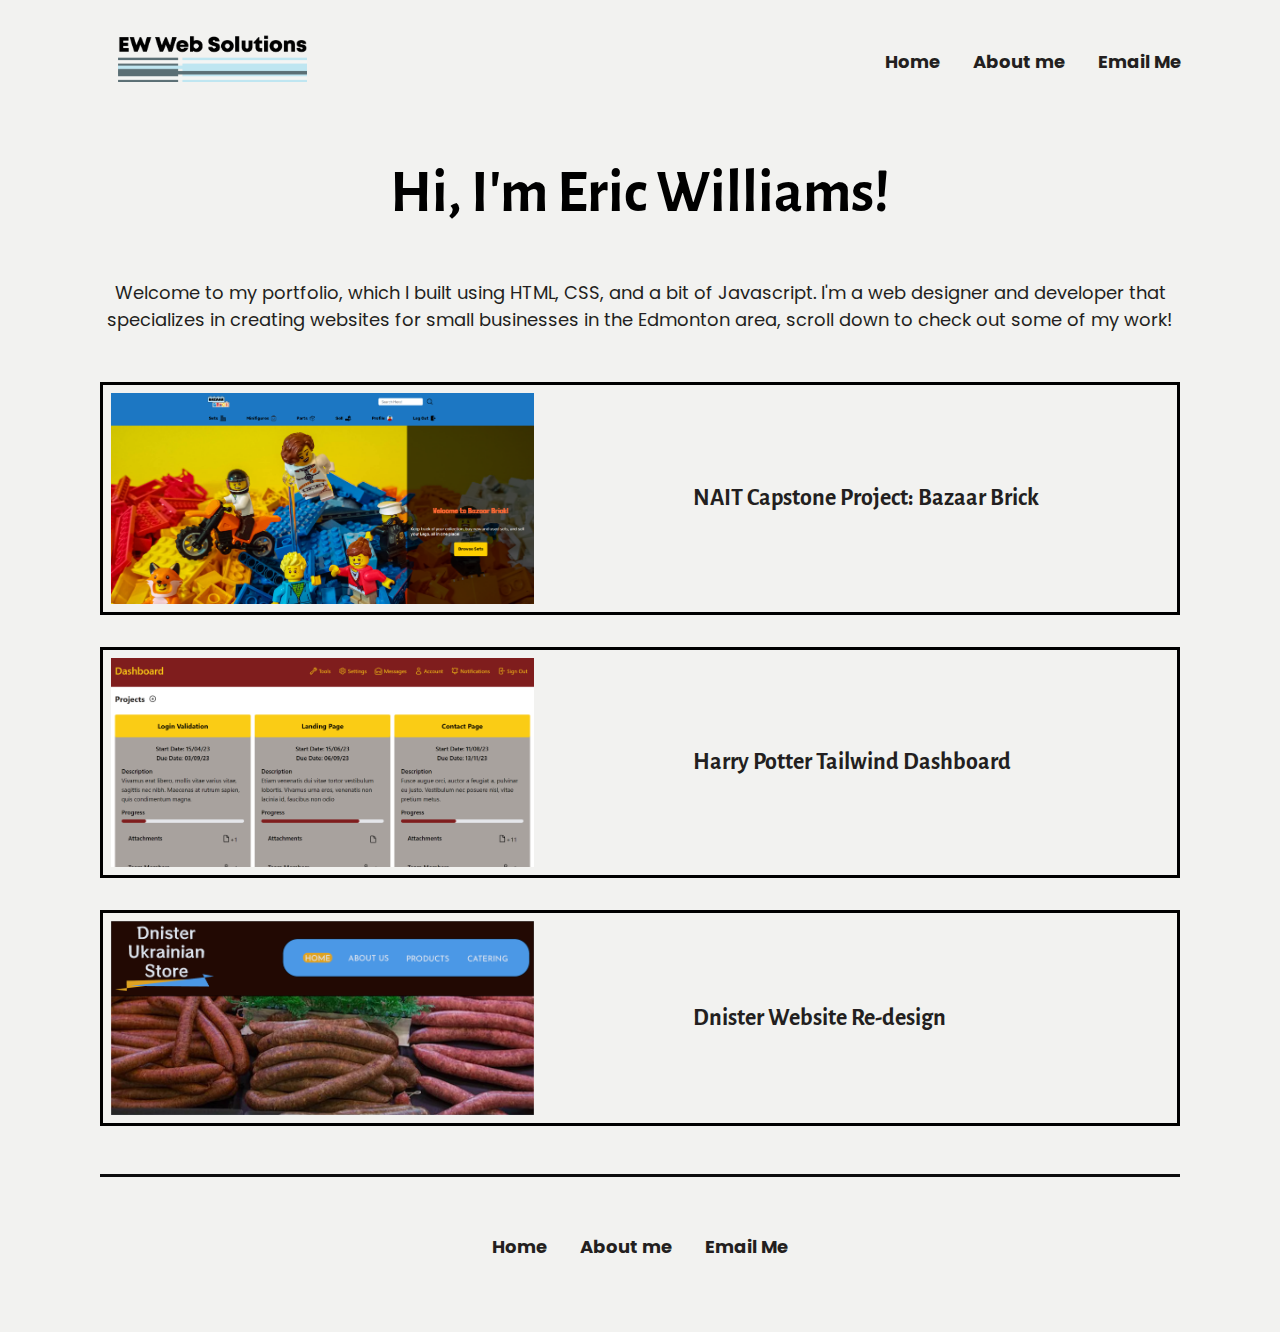
<file: erics-portfolio/index.html>
<!DOCTYPE html>
<html lang="en">
<head>
    <meta charset="UTF-8">
    <meta name="viewport" content="width=device-width, initial-scale=1.0">
    <title>EW Web Solutions</title>
    <link rel="stylesheet" href="css/style.css">
    <!-- google fonts -->
    <link rel="preconnect" href="https://fonts.googleapis.com">
    <link rel="preconnect" href="https://fonts.gstatic.com" crossorigin>
    <link href="https://fonts.googleapis.com/css2?family=Alegreya+Sans:wght@900&family=Poppins:wght@400;700&display=swap" rel="stylesheet">
    <!-- Favicon -->
    <link rel="icon" type="image/png" href="img/favicon-16x16.png" sizes="16x16" />
    <!-- Javascript -->
    <script src="js/main.js" defer></script>
</head>
<body>
    <header>
        <a href="index.html" class="logo"><img src="img/logo.png" alt="Eric Williams's Logo"></a>
        <nav class="navbar">
            <a href="index.html">Home</a>
            <a href="about.html">About me</a>
            <a href="mailto:ericw9968@gmail.com">Email Me</a>
        </nav>
        <div class="menu-toggle" onclick="toggleMenu()">
            <div class="bar"></div>
            <div class="bar"></div>
            <div class="bar"></div>
        </div>
    </header>
    

    <main>
        <h2>Hi, I'm Eric Williams!</h2>
        <p>Welcome to my portfolio, which I built using HTML, CSS, and a bit of Javascript. I'm a web designer and developer that specializes in creating websites for small businesses in the Edmonton area, scroll down to check out some of my work!</p>
        <section class="projects">
                <div class="card">
                    <a href="capstone.html">
                        <img src="img/bazaar-home.png" alt="Capstone Project snippet">
                        <h4>NAIT Capstone Project: Bazaar Brick</h4>
                    </a>
                </div>
                <div class="card">
                    <a href="harry-potter.html">
                        <img src="img/dashboard-snippet.png" alt="Harry potter dashboard snippet">
                        <h4>Harry Potter Tailwind Dashboard</h4>
                    </a>
                </div>
                <div class="card">
                    <a href="dnister.html">
                        <img src="img/dnister-snippet.png" alt="Dnister Website Re-design snippet">
                        <h4>Dnister Website Re-design</h4>
                    </a>
                </div>
        </section>
    </main>
    <footer>
        <nav>
            <a href="index.html">Home</a>
            <a href="about.html">About me</a>
            <a href="mailto:ericw9968@gmail.com">Email Me</a>
        </nav>
    </footer>
</body>
</html>
</file>
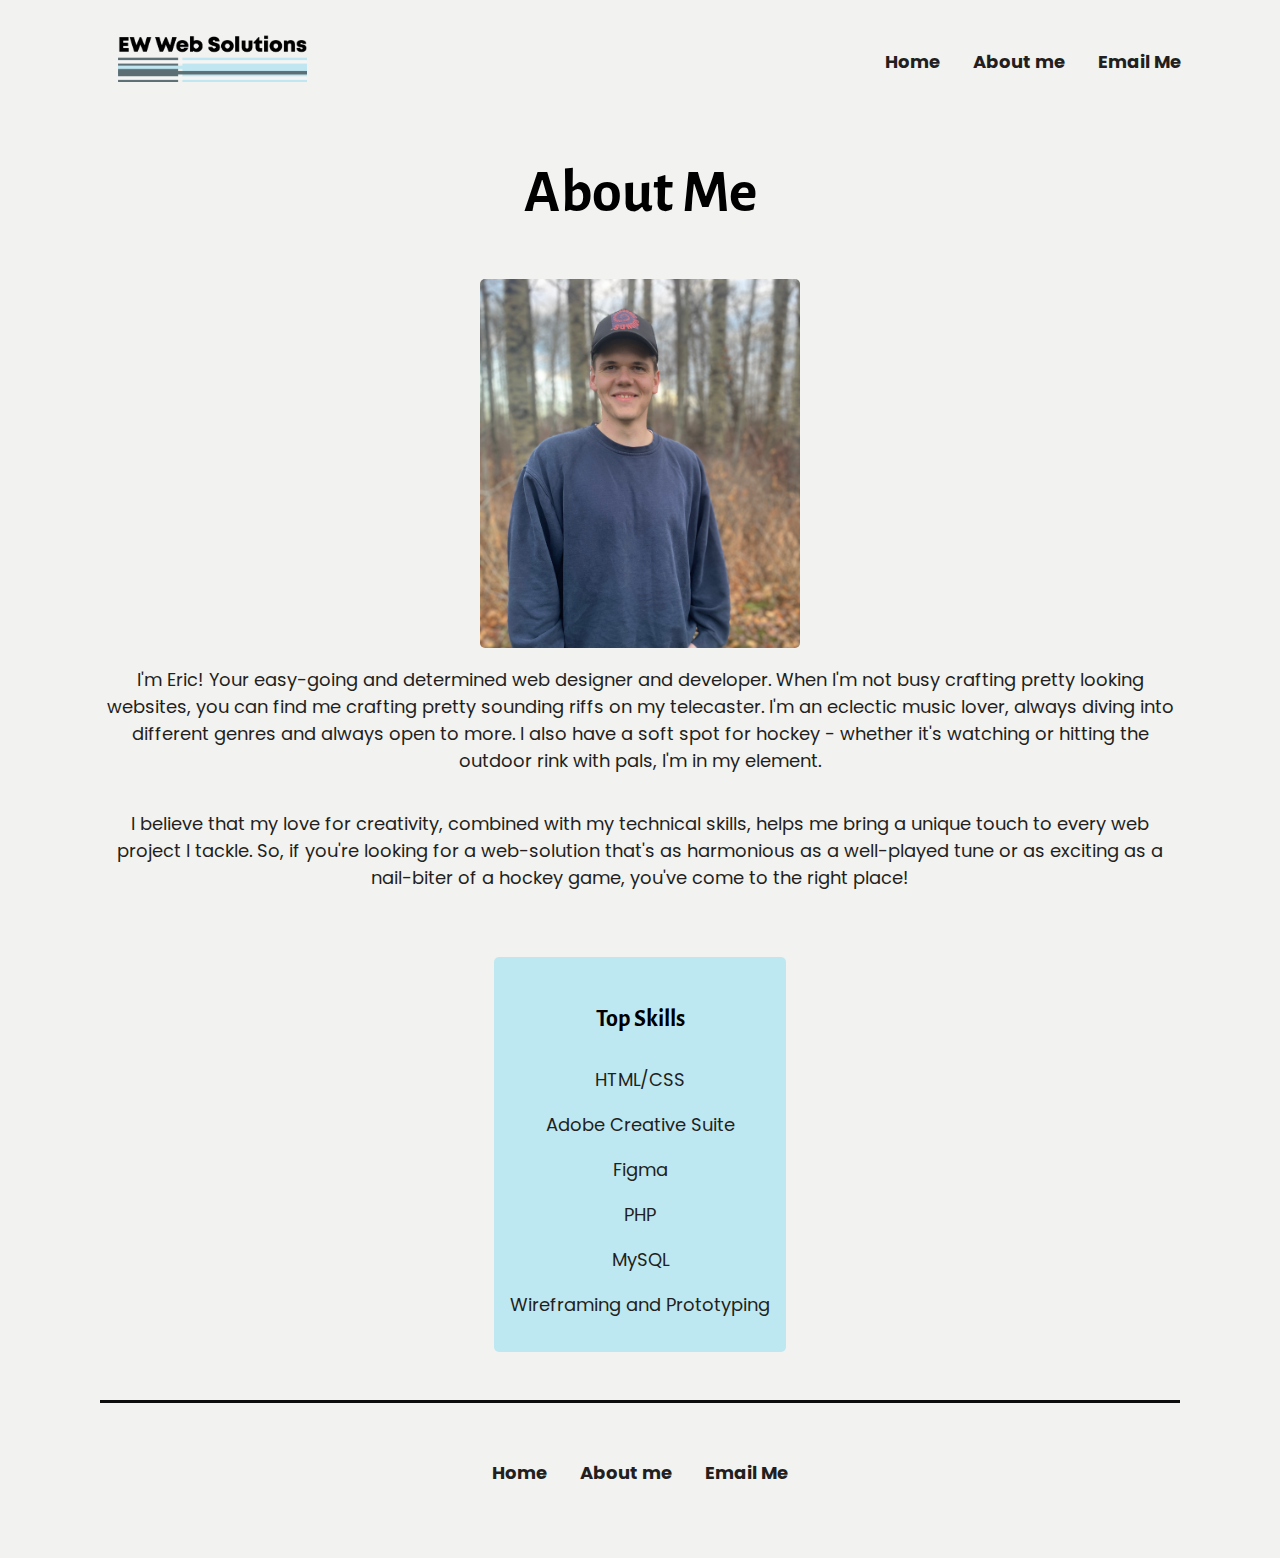
<file: erics-portfolio/about.html>
<!DOCTYPE html>
<html lang="en">
<head>
    <meta charset="UTF-8">
    <meta name="viewport" content="width=device-width, initial-scale=1.0">
    <title>About Me</title>
    <link rel="stylesheet" href="css/style.css">
    <!-- google fonts -->
    <link rel="preconnect" href="https://fonts.googleapis.com">
    <link rel="preconnect" href="https://fonts.gstatic.com" crossorigin>
    <link href="https://fonts.googleapis.com/css2?family=Alegreya+Sans:wght@900&family=Poppins:wght@400;700&display=swap" rel="stylesheet">
    <!-- Favicon -->
    <link rel="icon" type="image/png" href="img/favicon-16x16.png" sizes="16x16" />
    <!-- Javascript -->
    <script src="js/main.js" defer></script>
</head>
<body>
    <header>
        <a href="index.html" class="logo"><img src="img/logo.png" alt="Eric Williams's Logo"></a>
        <nav class="navbar">
            <a href="index.html">Home</a>
            <a href="about.html">About me</a>
            <a href="mailto:ericw9968@gmail.com">Email Me</a>
        </nav>
        <div class="menu-toggle" onclick="toggleMenu()">
            <div class="bar"></div>
            <div class="bar"></div>
            <div class="bar"></div>
        </div>
    </header>
    <main>
        <h2>About Me</h2>
        <section class="about">
                <img src="img/me.jpg" alt="A picture of Eric">
                <p>I'm Eric! Your easy-going and determined web designer and developer. When I'm not busy crafting pretty looking websites, you can find me crafting pretty sounding riffs on my telecaster. I'm an eclectic music lover, always diving into different genres and always open to more. I also have a soft spot for hockey - whether it's watching or hitting the outdoor rink with pals, I'm in my element. </p>
            <p>I believe that my love for creativity, combined with my technical skills, helps me bring a unique touch to every web project I tackle. So, if you're looking for a web-solution that's as harmonious as a well-played tune or as exciting as a nail-biter of a hockey game, you've come to the right place!</p>
                <div class="skills">
                    <h4>Top Skills</h4>
                    <p>HTML/CSS</p>
                    <p>Adobe Creative Suite</p>
                    <p>Figma</p>
                    <p>PHP</p>
                    <p>MySQL</p>
                    <p>Wireframing and Prototyping</p>
                </div>
        </section>
    </main>
    <footer>
        <nav>
            <a href="index.html">Home</a>
            <a href="about.html">About me</a>
            <a href="mailto:ericw9968@gmail.com">Email Me</a>
        </nav>
    </footer>
</body>
</html>
</file>
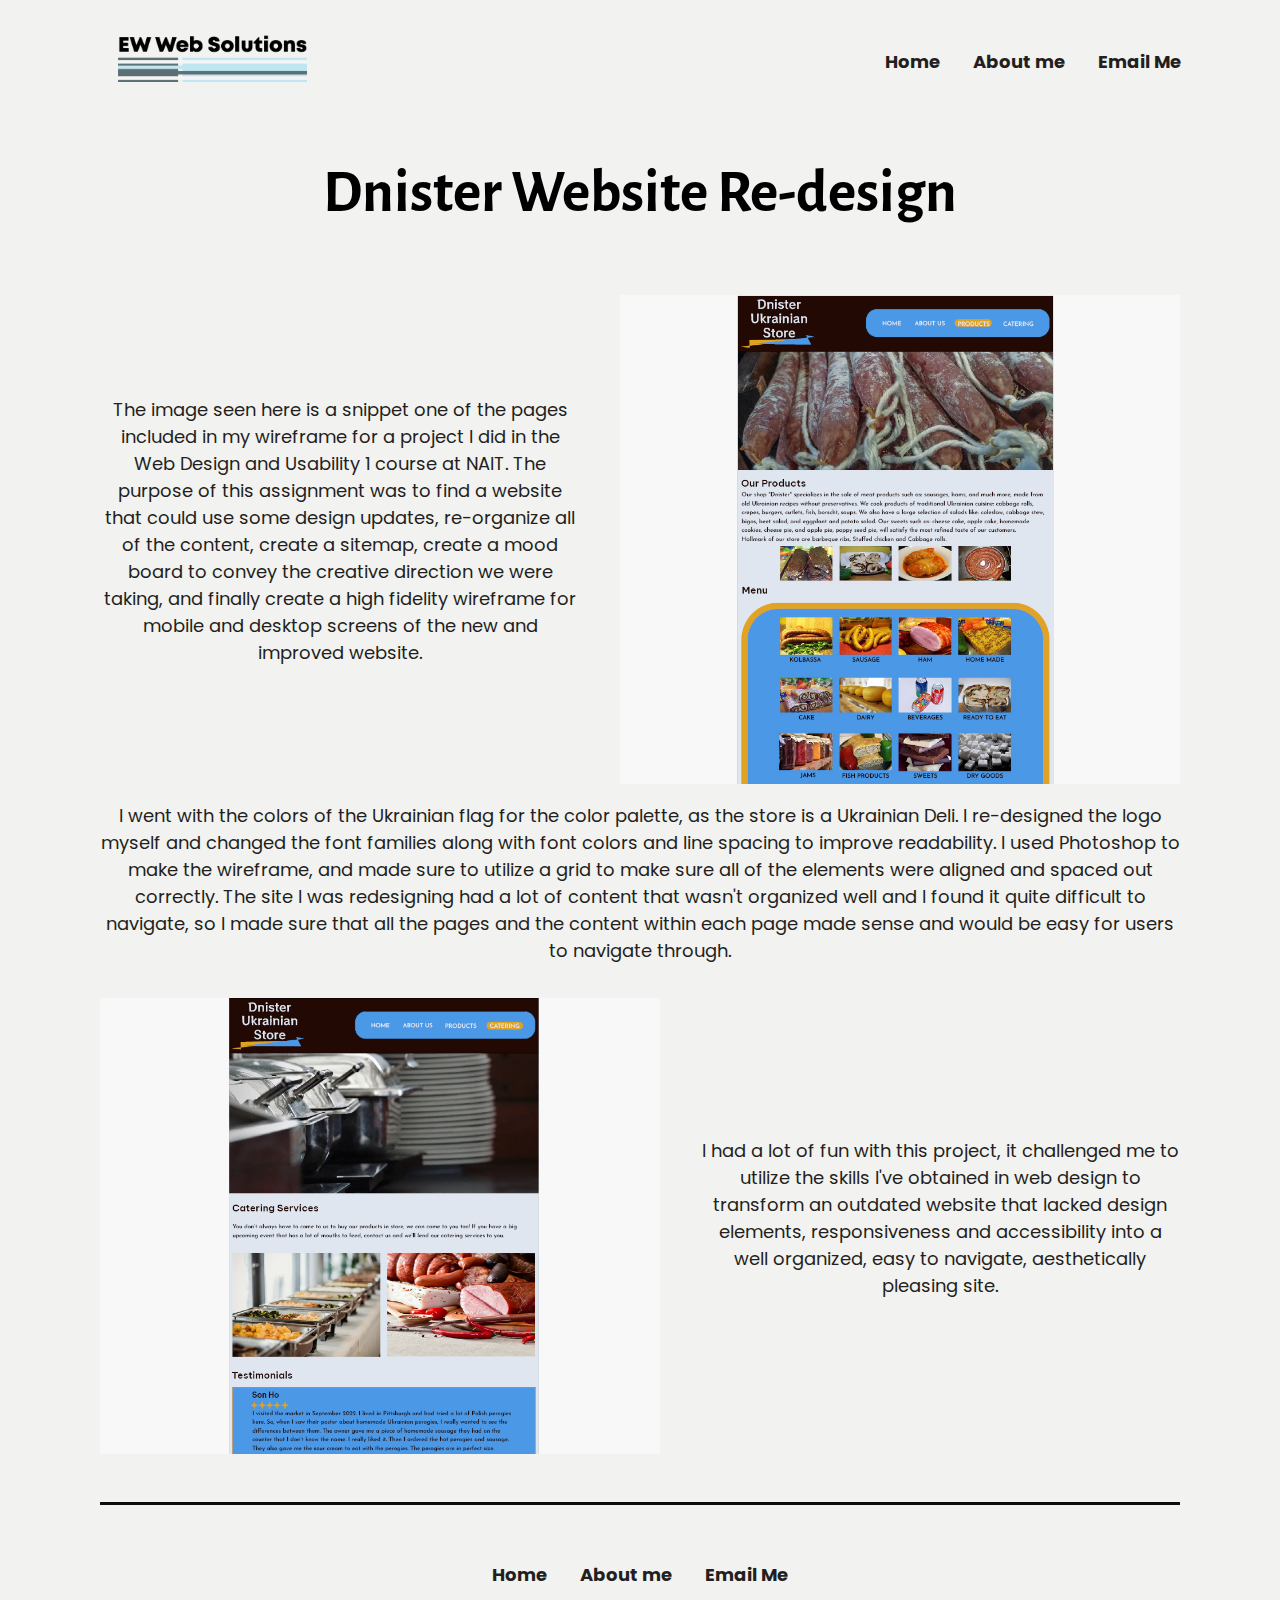
<file: erics-portfolio/dnister.html>
<!DOCTYPE html>
<html lang="en">
<head>
    <meta charset="UTF-8">
    <meta name="viewport" content="width=device-width, initial-scale=1.0">
    <title>Website Re-design</title>
    <link rel="stylesheet" href="css/style.css">
    <!-- google fonts -->
    <link rel="preconnect" href="https://fonts.googleapis.com">
    <link rel="preconnect" href="https://fonts.gstatic.com" crossorigin>
    <link href="https://fonts.googleapis.com/css2?family=Alegreya+Sans:wght@900&family=Poppins:wght@400;700&display=swap" rel="stylesheet">
    <!-- Favicon -->
    <link rel="icon" type="image/png" href="img/favicon-16x16.png" sizes="16x16" />
    <!-- Javascript -->
    <script src="js/main.js" defer></script>
</head>
<body>
    <header>
        <a href="index.html" class="logo"><img src="img/logo.png" alt="Eric Williams's Logo"></a>
        <nav class="navbar">
            <a href="index.html">Home</a>
            <a href="about.html">About me</a>
            <a href="mailto:ericw9968@gmail.com">Email Me</a>
        </nav>
        <div class="menu-toggle" onclick="toggleMenu()">
            <div class="bar"></div>
            <div class="bar"></div>
            <div class="bar"></div>
        </div>
    </header>
    <main>
        <section class="project-view">
            <h2>Dnister Website Re-design</h2>
            <div class="flex">
                <p>The image seen here is a snippet one of the pages included in my wireframe for a project I did in the Web Design and Usability 1 course at NAIT. The purpose of this assignment was to find a website that could use some design updates, re-organize all of the content, create a sitemap, create a mood board to convey the creative direction we were taking, and finally create a high fidelity wireframe for mobile and desktop screens of the new and improved website.</p>
                <img src="img/dnister-menu.png" alt="screenshot of dnister menu page">
            </div>
            <div>
                <p>I went with the colors of the Ukrainian flag for the color palette, as the store is a Ukrainian Deli. I re-designed the logo myself and changed the font families along with font colors and line spacing to improve readability. I used Photoshop to make the wireframe, and made sure to utilize a grid to make sure all of the elements were aligned and spaced out correctly. The site I was redesigning had a lot of content that wasn't organized well and I found it quite difficult to navigate, so I made sure that all the pages and the content within each page made sense and would be easy for users to navigate through. </p>
            </div>
            <div class="flex">
                <img src="img/dnister-testimonials.png" alt="screenshot of dnister testimonials and catering page">
                <p>I had a lot of fun with this project, it challenged me to utilize the skills I've obtained in web design to transform an outdated website that lacked design elements, responsiveness and accessibility into a well organized, easy to navigate, aesthetically pleasing site. </p>
            </div>
        </section>
    </main>
    <footer>
        <nav>
            <a href="index.html">Home</a>
            <a href="about.html">About me</a>
            <a href="mailto:ericw9968@gmail.com">Email Me</a>
        </nav>
    </footer>
</body>
</html>
</file>
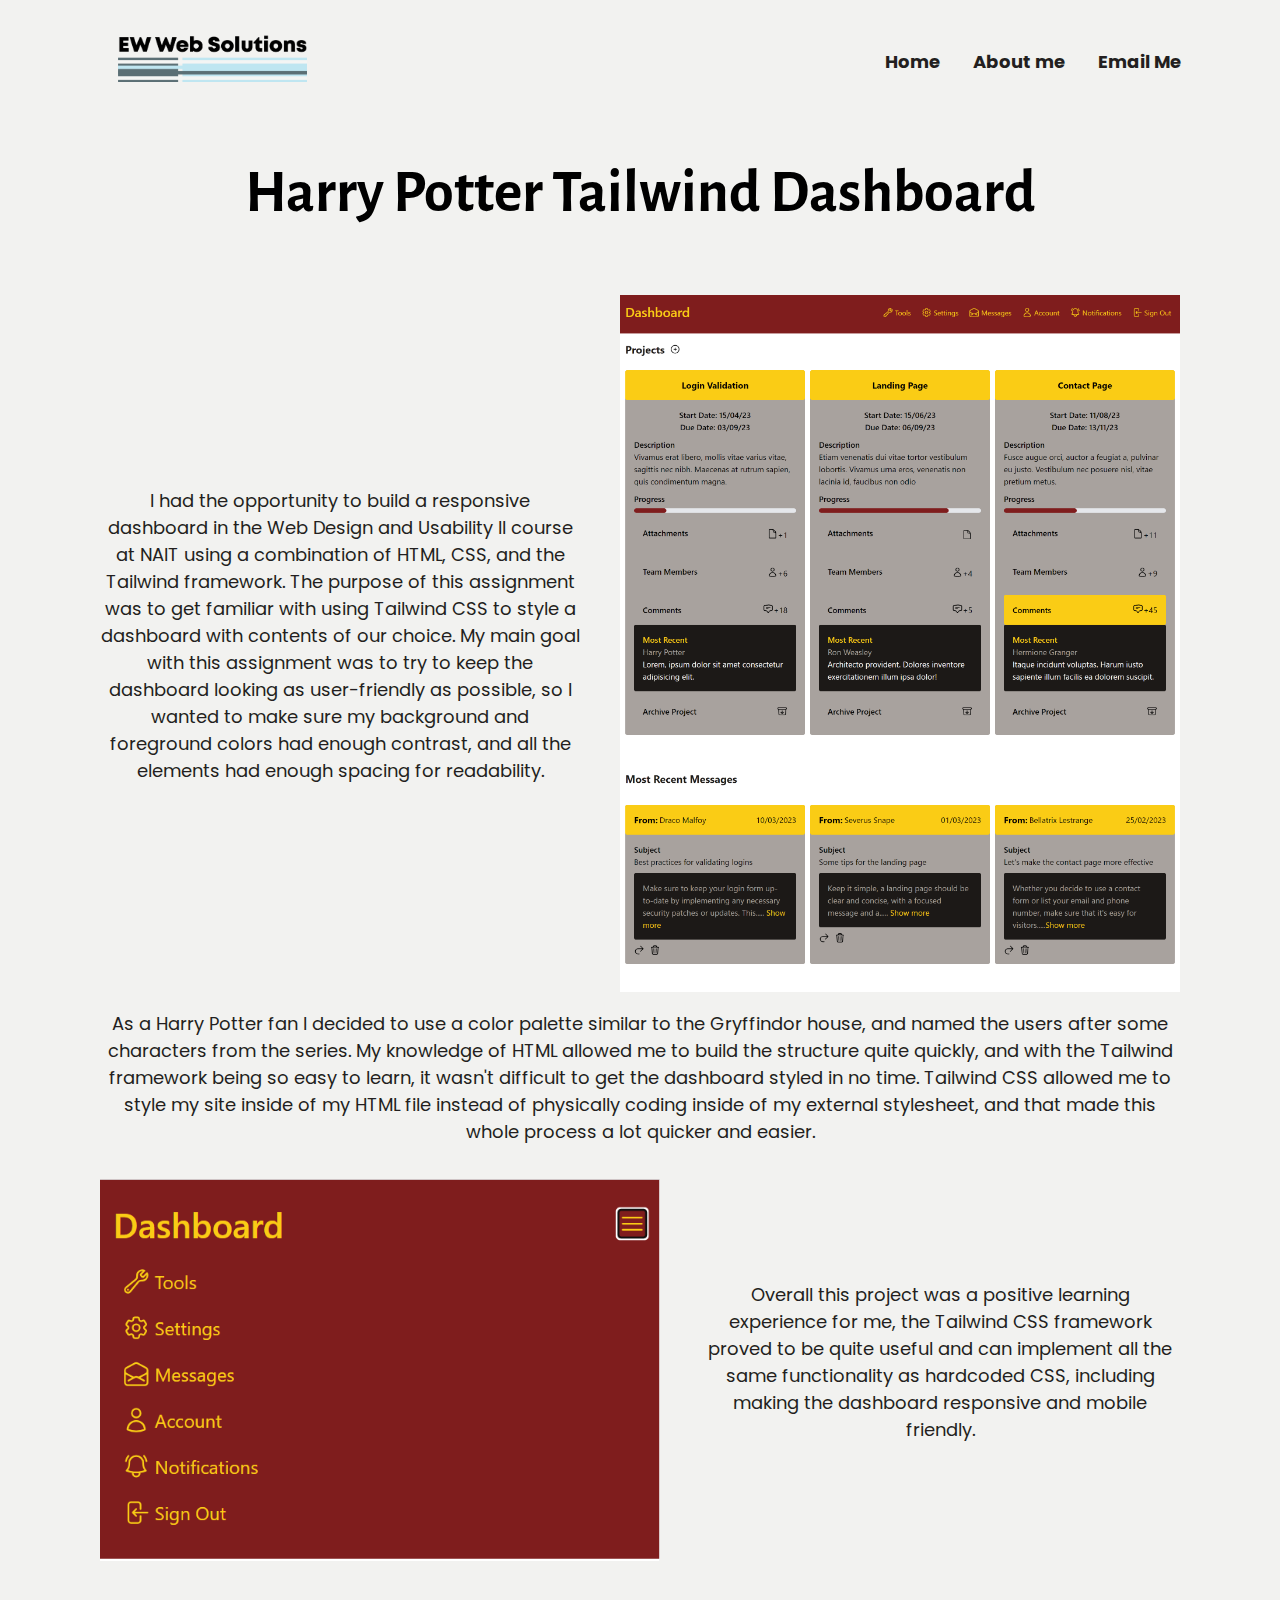
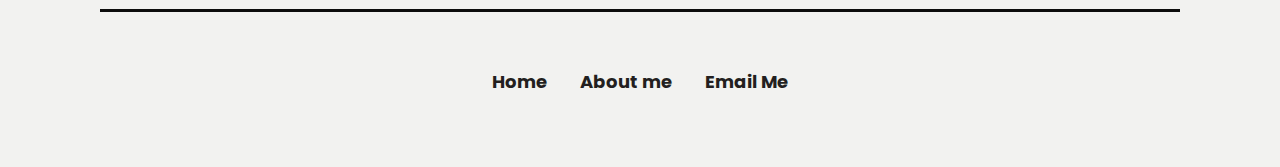
<file: erics-portfolio/harry-potter.html>
<!DOCTYPE html>
<html lang="en">
<head>
    <meta charset="UTF-8">
    <meta name="viewport" content="width=device-width, initial-scale=1.0">
    <title>Tailwind Dashboard</title>
    <link rel="stylesheet" href="css/style.css">
    <!-- google fonts -->
    <link rel="preconnect" href="https://fonts.googleapis.com">
    <link rel="preconnect" href="https://fonts.gstatic.com" crossorigin>
    <link href="https://fonts.googleapis.com/css2?family=Alegreya+Sans:wght@900&family=Poppins:wght@400;700&display=swap" rel="stylesheet">
    <!-- Favicon -->
    <link rel="icon" type="image/png" href="img/favicon-16x16.png" sizes="16x16" />
    <!-- Javascript -->
    <script src="js/main.js" defer></script>
</head>
<body>
    <header>
        <a href="index.html" class="logo"><img src="img/logo.png" alt="Eric Williams's Logo"></a>
        <nav class="navbar">
            <a href="index.html">Home</a>
            <a href="about.html">About me</a>
            <a href="mailto:ericw9968@gmail.com">Email Me</a>
        </nav>
        <div class="menu-toggle" onclick="toggleMenu()">
            <div class="bar"></div>
            <div class="bar"></div>
            <div class="bar"></div>
        </div>
    </header>
    <main>
        <section class="project-view">
            <h2>Harry Potter Tailwind Dashboard</h2>
            <div class="flex">
                <p>I had the opportunity to build a responsive dashboard in the Web Design and Usability II course at NAIT using a combination of HTML, CSS, and the Tailwind framework. The purpose of this assignment was to get familiar with using Tailwind CSS to style a dashboard with contents of our choice. My main goal with this assignment was to try to keep the dashboard looking as user-friendly as possible, so I wanted to make sure my background and foreground colors had enough contrast, and all the elements had enough spacing for readability.</p>
                <img src="img/dashboard-desktop.png" alt="screenshot of harry potter dashboard">
            </div>
            <div>
                <p>As a Harry Potter fan I decided to use a color palette similar to the Gryffindor house, and named the users after some characters from the series. My knowledge of HTML allowed me to build the structure quite quickly, and with the Tailwind framework being so easy to learn, it wasn't  difficult to get the dashboard styled in no time. Tailwind CSS allowed me to style my site inside of my HTML file instead of physically coding inside of my external stylesheet, and that made this whole process a lot quicker and easier. </p>
            </div>
            <div class="flex">
                <img src="img/open-toggle.png" alt="Open hamburger menu of dashboard navigation">
                <p>Overall this project was a positive learning experience for me, the Tailwind CSS framework proved to be quite useful and can implement all the same functionality as hardcoded CSS, including making the dashboard responsive and mobile friendly.</p>
            </div>
        </section>
    </main>
    <footer>
        <nav>
            <a href="index.html">Home</a>
            <a href="about.html">About me</a>
            <a href="mailto:ericw9968@gmail.com">Email Me</a>
        </nav>
    </footer>
</body>
</html>
</file>
<file: erics-portfolio/css/style.css>
/* typography */
h2 {
    font-family: 'Alegreya Sans', sans-serif; 
    font-size: 3.75rem;
    text-align: center;
}

h4 {
    font-size: 1.5rem;
    font-family: 'Alegreya Sans', sans-serif;
}

p {
    color: #231f20;
    font-family: 'Poppins', sans-serif;
    font-size: 1.125rem;
    text-align: center;
}

a {
    color: #231f20;
    font-family: 'Poppins', sans-serif;
    font-size: 1.125rem;
    font-weight: bold;
    padding: 0.5rem;
    text-decoration: none;
}

a:hover {
    background-color: #819FA7;
    border-radius: 5px;
    padding: 0.5rem;
    transition: background-color 0.5s ease;
}

a:active {
    background-color: #BDE8F1;
    transition: unset;
}

/* /typography */

body {
    background-color: #F2F2F0;
    margin: 0 auto;
    max-width: 1080px;
    min-width: 320px;
    padding: 1rem;
}

header {
    display: flex;
    justify-content: space-between;
    align-items: center;
    padding: 10px;
    color: #F2F2F0;
    width: 100%;
}

.logo img {
    max-height: 3rem;
}

.logo a:hover {
    background-color: #819FA7;
    padding: unset;
    transition: unset;
}

.navbar {
    display: flex;
    gap: 1rem;
}

.menu-toggle {
    display: none;
    flex-direction: column;
    cursor: pointer;
}

.bar {
    width: 25px;
    height: 3px;
    background-color: #0d0d0d;
    margin: 3px 0;
}

.projects {
    padding-top: 31.8px;
}

.projects a:hover {
    border-radius: unset;
}

.projects a:active {
    transition: unset;
}

.card a {
    align-items: center;
    background-color: #F2F2F0;
    border: 3px solid #000000;
    /* box-shadow: 10px 10px 5px 5px #0d0d0d; */
    display: flex;
    gap: 15%;
    margin-bottom: 2rem;
    padding: 0.5rem;
    text-align: center;
    transition: background-color 0.5s ease;
}

.card a:hover {
    background-color: #819fa7;
}

.card a:active {
    background-color: #BDE8F1;
}


.card img {
    width: 40%;
}

.about {
    align-items: center;
    display: flex;
    flex-direction: column;
    justify-content: center;
}

.about img {
    border-radius: 5px;
    width: 20rem;
}

.about div {
    background-color: #BDE8F1;
    border-radius: 5px;
    margin-top: 3rem;
    padding: 1rem;
    text-align: center;
}

.project-view {
    text-align: center;
}

.project-view div {
    text-align: center;
}

.project-view div img {
    margin-top: 1rem;
    max-width: 35rem;
    width: 100%;
}

footer {
    border-top: 3px solid #0d0d0d;
    display: flex;
    justify-content: center;
    margin-top: 3rem;
    padding: 3rem 0;
    text-align: center;
}

footer nav {
    display: flex;
    gap: 1rem;
}

/* Basic layout and navbar */
@media screen and (min-width: 1200px) {
    .flex {
        align-items: center;  
        display: flex;
        justify-content: space-between;
    }

    .flex p {
        max-width: 30rem;
    }
}

@media screen and (max-width: 768px) {
    .navbar {
        background-color: #BDE8F1;
        display: none;
        flex-direction: column;
        margin-top: 2rem;
        min-width: 352px;
        padding: 1rem 0;
        position: absolute;
        text-align: center;
        top: 60px;
        width: 100%;
        left: 0;
        right: 0;
    }

    .navbar.show {
        display: flex;
    }

    /* Hamburger Button */
    .menu-toggle {
        display: flex;
        flex-direction: column;
        justify-content: space-around;
        width: 30px;
        height: 30px;
        cursor: pointer;
        transition: 0.3s ease;
    }

    .bar {
        width: 30px;
        height: 4px;
        background-color: #000;
        transition: all 0.3s ease;
    }

    /* Hamburger to X transition */
    .menu-toggle.open .bar:nth-child(1) {
        transform: rotate(45deg);
        transform-origin: top left;
    }

    .menu-toggle.open .bar:nth-child(2) {
        opacity: 0;
    }

    .menu-toggle.open .bar:nth-child(3) {
        transform: rotate(-45deg);
        transform-origin: bottom left;
    }

    /* Menu visibility */
    .navbar.show {
        display: flex;
    }
}
</file>
